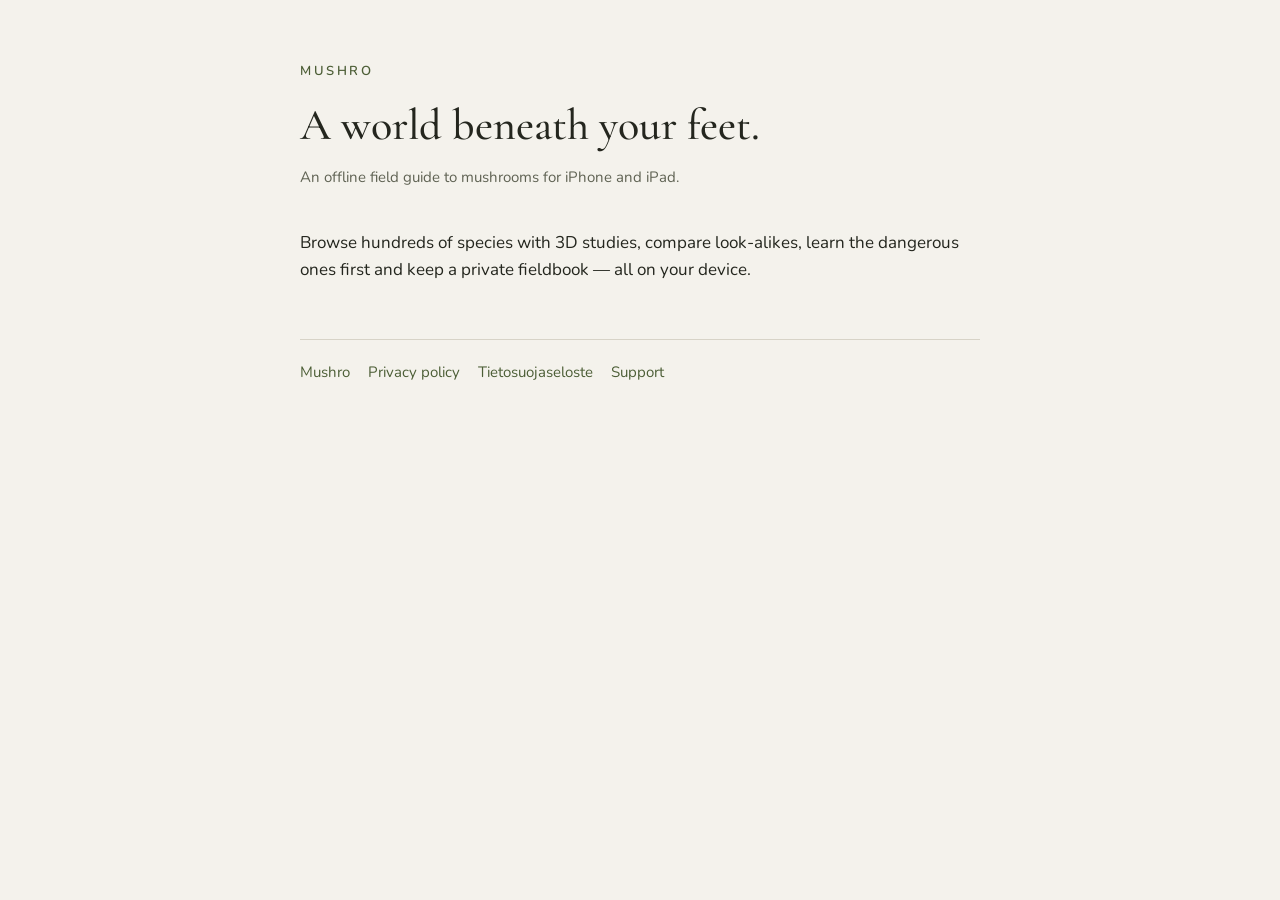
<file: index.html>
<!doctype html>
<html lang="en">
<head>
<meta charset="utf-8">
<meta name="viewport" content="width=device-width, initial-scale=1">
<title>Mushro</title>
<link rel="preconnect" href="https://fonts.googleapis.com">
<link rel="stylesheet" href="https://fonts.googleapis.com/css2?family=Cormorant+Garamond:wght@500;600&family=Nunito:wght@400;600&display=swap">
<link rel="stylesheet" href="style.css">
</head>
<body>
<main>
<header>
<span class="brand">Mushro</span>
<h1>A world beneath your feet.</h1>
<p class="meta">An offline field guide to mushrooms for iPhone and iPad.</p>
</header>
<p>Browse hundreds of species with 3D studies, compare look-alikes, learn the dangerous ones first and keep a private fieldbook — all on your device.</p>
<nav><a href="">Mushro</a><a href="privacy/">Privacy policy</a><a href="privacy/fi/">Tietosuojaseloste</a><a href="support/">Support</a></nav>
</main>
</body>
</html>
</file>
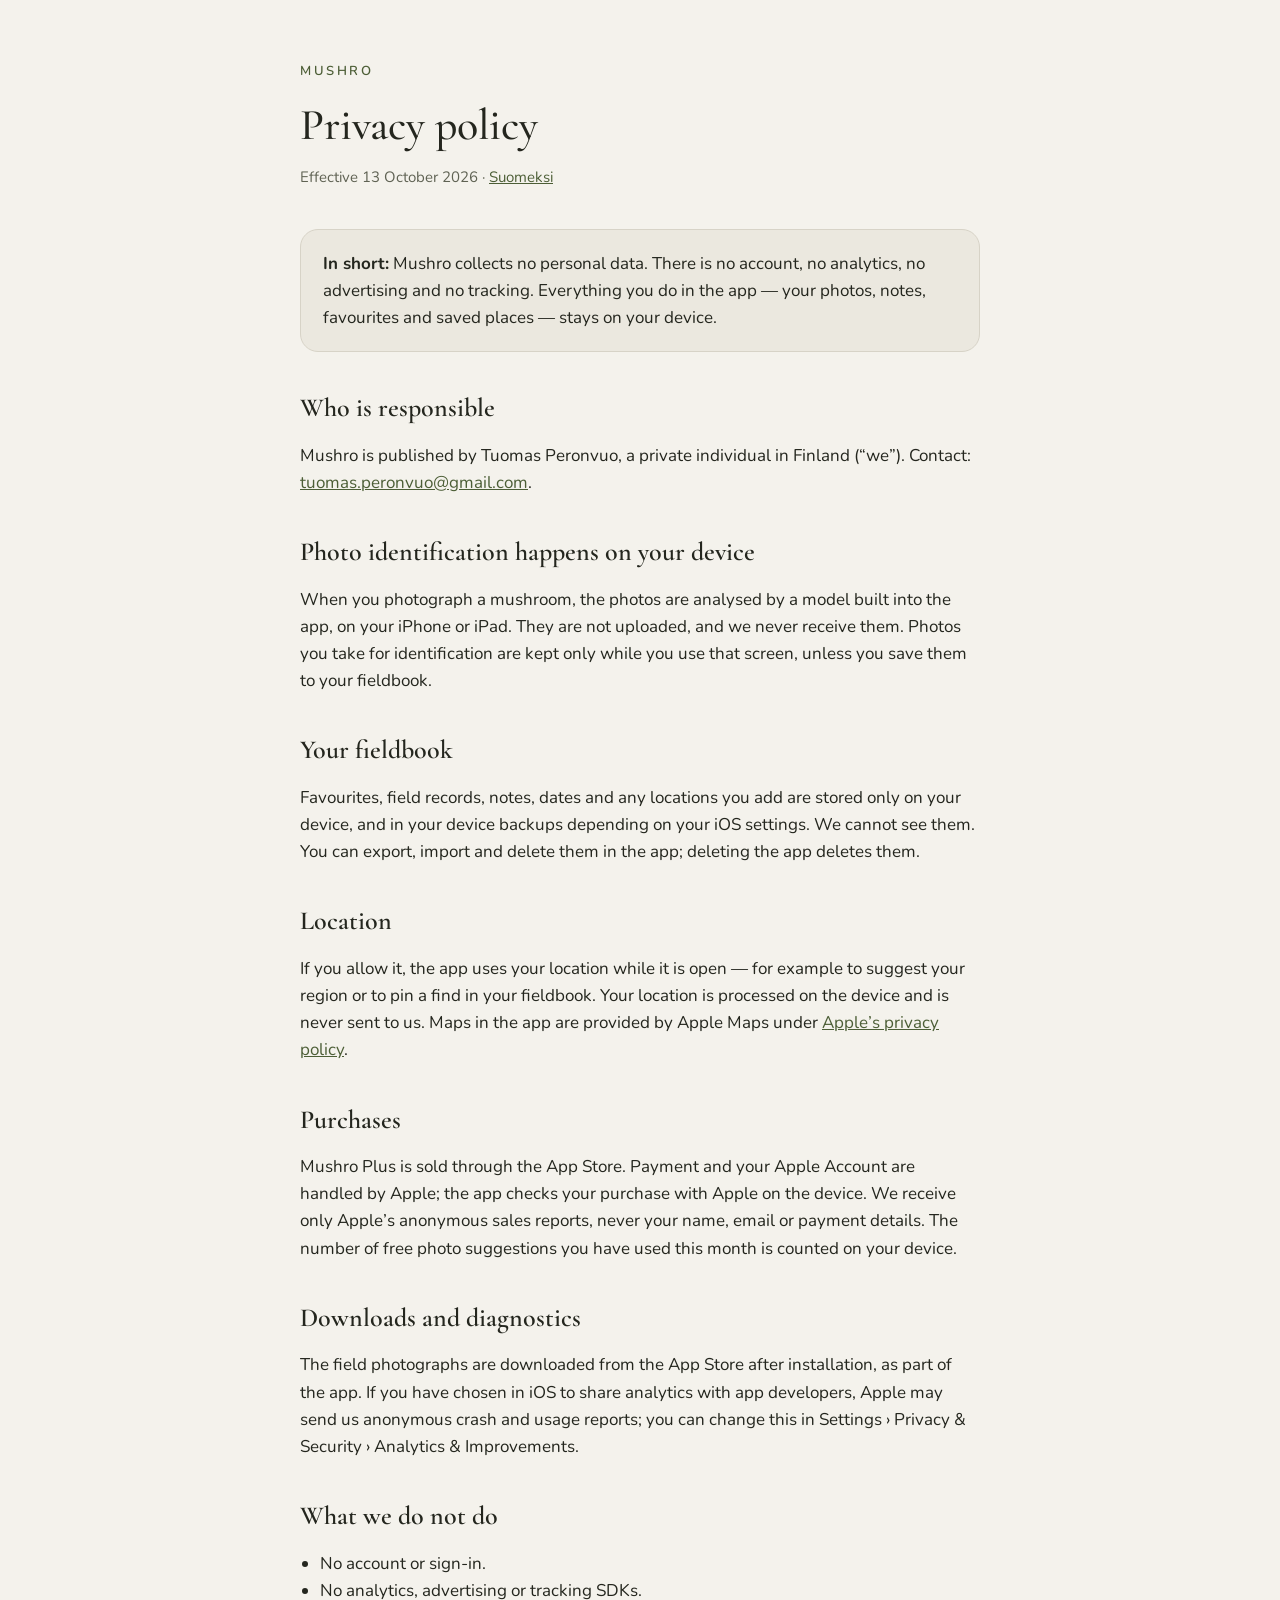
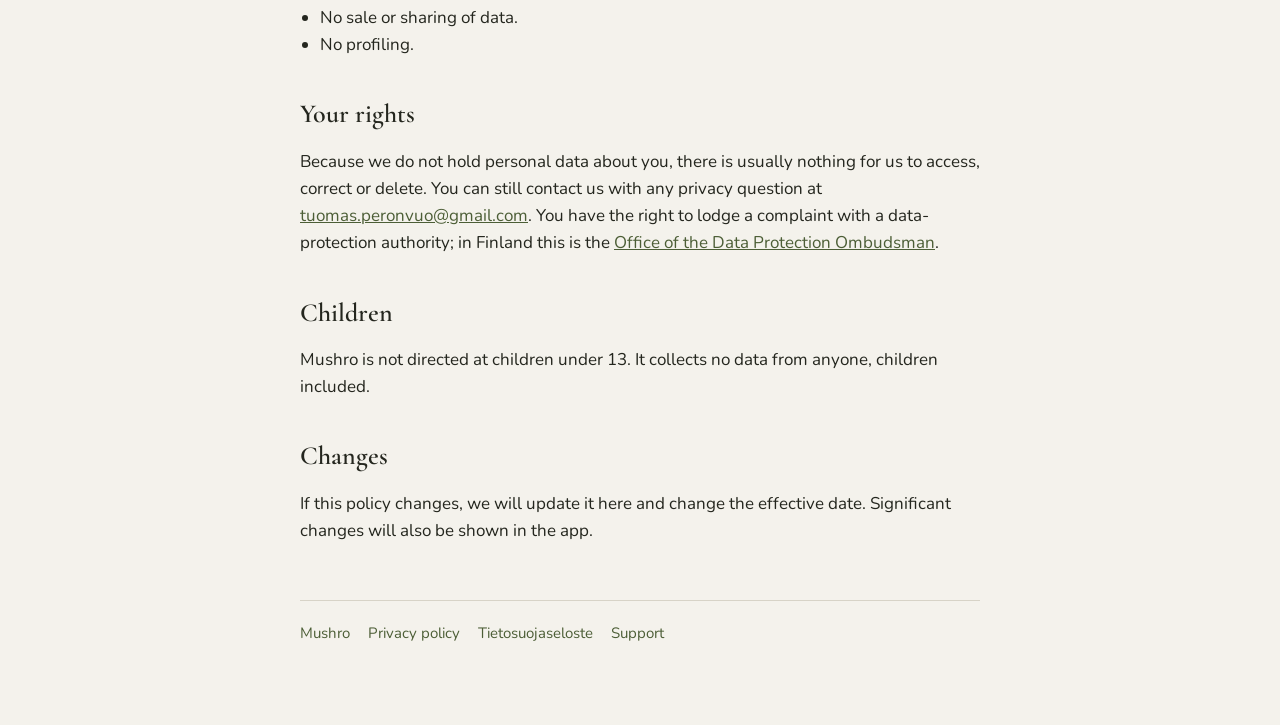
<file: privacy/index.html>
<!doctype html>
<html lang="en">
<head>
<meta charset="utf-8">
<meta name="viewport" content="width=device-width, initial-scale=1">
<title>Privacy policy · Mushro</title>
<link rel="preconnect" href="https://fonts.googleapis.com">
<link rel="stylesheet" href="https://fonts.googleapis.com/css2?family=Cormorant+Garamond:wght@500;600&family=Nunito:wght@400;600&display=swap">
<link rel="stylesheet" href="../style.css">
</head>
<body>
<main>
<header>
<a class="brand" href="../">Mushro</a>
<h1>Privacy policy</h1>
<p class="meta">Effective 13 October 2026 · <a href="fi/">Suomeksi</a></p>
</header>

<div class="summary"><p><strong>In short:</strong> Mushro collects no personal data. There is no account, no analytics, no advertising and no tracking. Everything you do in the app — your photos, notes, favourites and saved places — stays on your device.</p></div>

<h2>Who is responsible</h2>
<p>Mushro is published by Tuomas Peronvuo, a private individual in Finland (“we”). Contact: <a href="mailto:tuomas.peronvuo@gmail.com">tuomas.peronvuo@gmail.com</a>.</p>

<h2>Photo identification happens on your device</h2>
<p>When you photograph a mushroom, the photos are analysed by a model built into the app, on your iPhone or iPad. They are not uploaded, and we never receive them. Photos you take for identification are kept only while you use that screen, unless you save them to your fieldbook.</p>

<h2>Your fieldbook</h2>
<p>Favourites, field records, notes, dates and any locations you add are stored only on your device, and in your device backups depending on your iOS settings. We cannot see them. You can export, import and delete them in the app; deleting the app deletes them.</p>

<h2>Location</h2>
<p>If you allow it, the app uses your location while it is open — for example to suggest your region or to pin a find in your fieldbook. Your location is processed on the device and is never sent to us. Maps in the app are provided by Apple Maps under <a href="https://www.apple.com/legal/privacy/">Apple’s privacy policy</a>.</p>

<h2>Purchases</h2>
<p>Mushro Plus is sold through the App Store. Payment and your Apple Account are handled by Apple; the app checks your purchase with Apple on the device. We receive only Apple’s anonymous sales reports, never your name, email or payment details. The number of free photo suggestions you have used this month is counted on your device.</p>

<h2>Downloads and diagnostics</h2>
<p>The field photographs are downloaded from the App Store after installation, as part of the app. If you have chosen in iOS to share analytics with app developers, Apple may send us anonymous crash and usage reports; you can change this in Settings › Privacy &amp; Security › Analytics &amp; Improvements.</p>

<h2>What we do not do</h2>
<ul><li>No account or sign-in.</li><li>No analytics, advertising or tracking SDKs.</li><li>No sale or sharing of data.</li><li>No profiling.</li></ul>

<h2>Your rights</h2>
<p>Because we do not hold personal data about you, there is usually nothing for us to access, correct or delete. You can still contact us with any privacy question at <a href="mailto:tuomas.peronvuo@gmail.com">tuomas.peronvuo@gmail.com</a>. You have the right to lodge a complaint with a data-protection authority; in Finland this is the <a href="https://tietosuoja.fi/en">Office of the Data Protection Ombudsman</a>.</p>

<h2>Children</h2>
<p>Mushro is not directed at children under 13. It collects no data from anyone, children included.</p>

<h2>Changes</h2>
<p>If this policy changes, we will update it here and change the effective date. Significant changes will also be shown in the app.</p>
<nav><a href="../">Mushro</a><a href="../privacy/">Privacy policy</a><a href="../privacy/fi/">Tietosuojaseloste</a><a href="../support/">Support</a></nav>
</main>
</body>
</html>
</file>
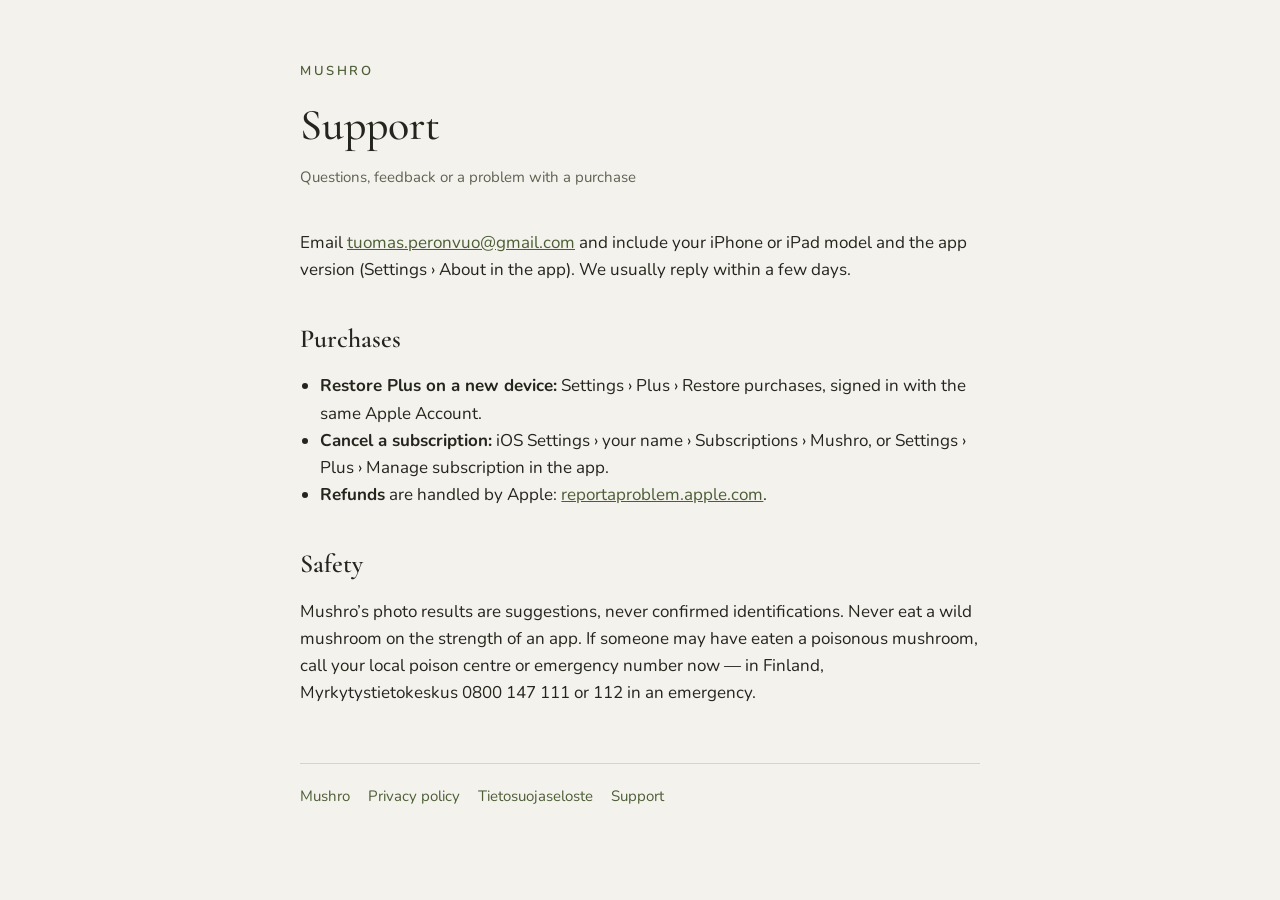
<file: support/index.html>
<!doctype html>
<html lang="en">
<head>
<meta charset="utf-8">
<meta name="viewport" content="width=device-width, initial-scale=1">
<title>Support · Mushro</title>
<link rel="preconnect" href="https://fonts.googleapis.com">
<link rel="stylesheet" href="https://fonts.googleapis.com/css2?family=Cormorant+Garamond:wght@500;600&family=Nunito:wght@400;600&display=swap">
<link rel="stylesheet" href="../style.css">
</head>
<body>
<main>
<header>
<a class="brand" href="../">Mushro</a>
<h1>Support</h1>
<p class="meta">Questions, feedback or a problem with a purchase</p>
</header>
<p>Email <a href="mailto:tuomas.peronvuo@gmail.com">tuomas.peronvuo@gmail.com</a> and include your iPhone or iPad model and the app version (Settings › About in the app). We usually reply within a few days.</p>
<h2>Purchases</h2>
<ul>
<li><strong>Restore Plus on a new device:</strong> Settings › Plus › Restore purchases, signed in with the same Apple Account.</li>
<li><strong>Cancel a subscription:</strong> iOS Settings › your name › Subscriptions › Mushro, or Settings › Plus › Manage subscription in the app.</li>
<li><strong>Refunds</strong> are handled by Apple: <a href="https://reportaproblem.apple.com">reportaproblem.apple.com</a>.</li>
</ul>
<h2>Safety</h2>
<p>Mushro’s photo results are suggestions, never confirmed identifications. Never eat a wild mushroom on the strength of an app. If someone may have eaten a poisonous mushroom, call your local poison centre or emergency number now — in Finland, Myrkytystietokeskus 0800 147 111 or 112 in an emergency.</p>
<nav><a href="../">Mushro</a><a href="../privacy/">Privacy policy</a><a href="../privacy/fi/">Tietosuojaseloste</a><a href="../support/">Support</a></nav>
</main>
</body>
</html>
</file>
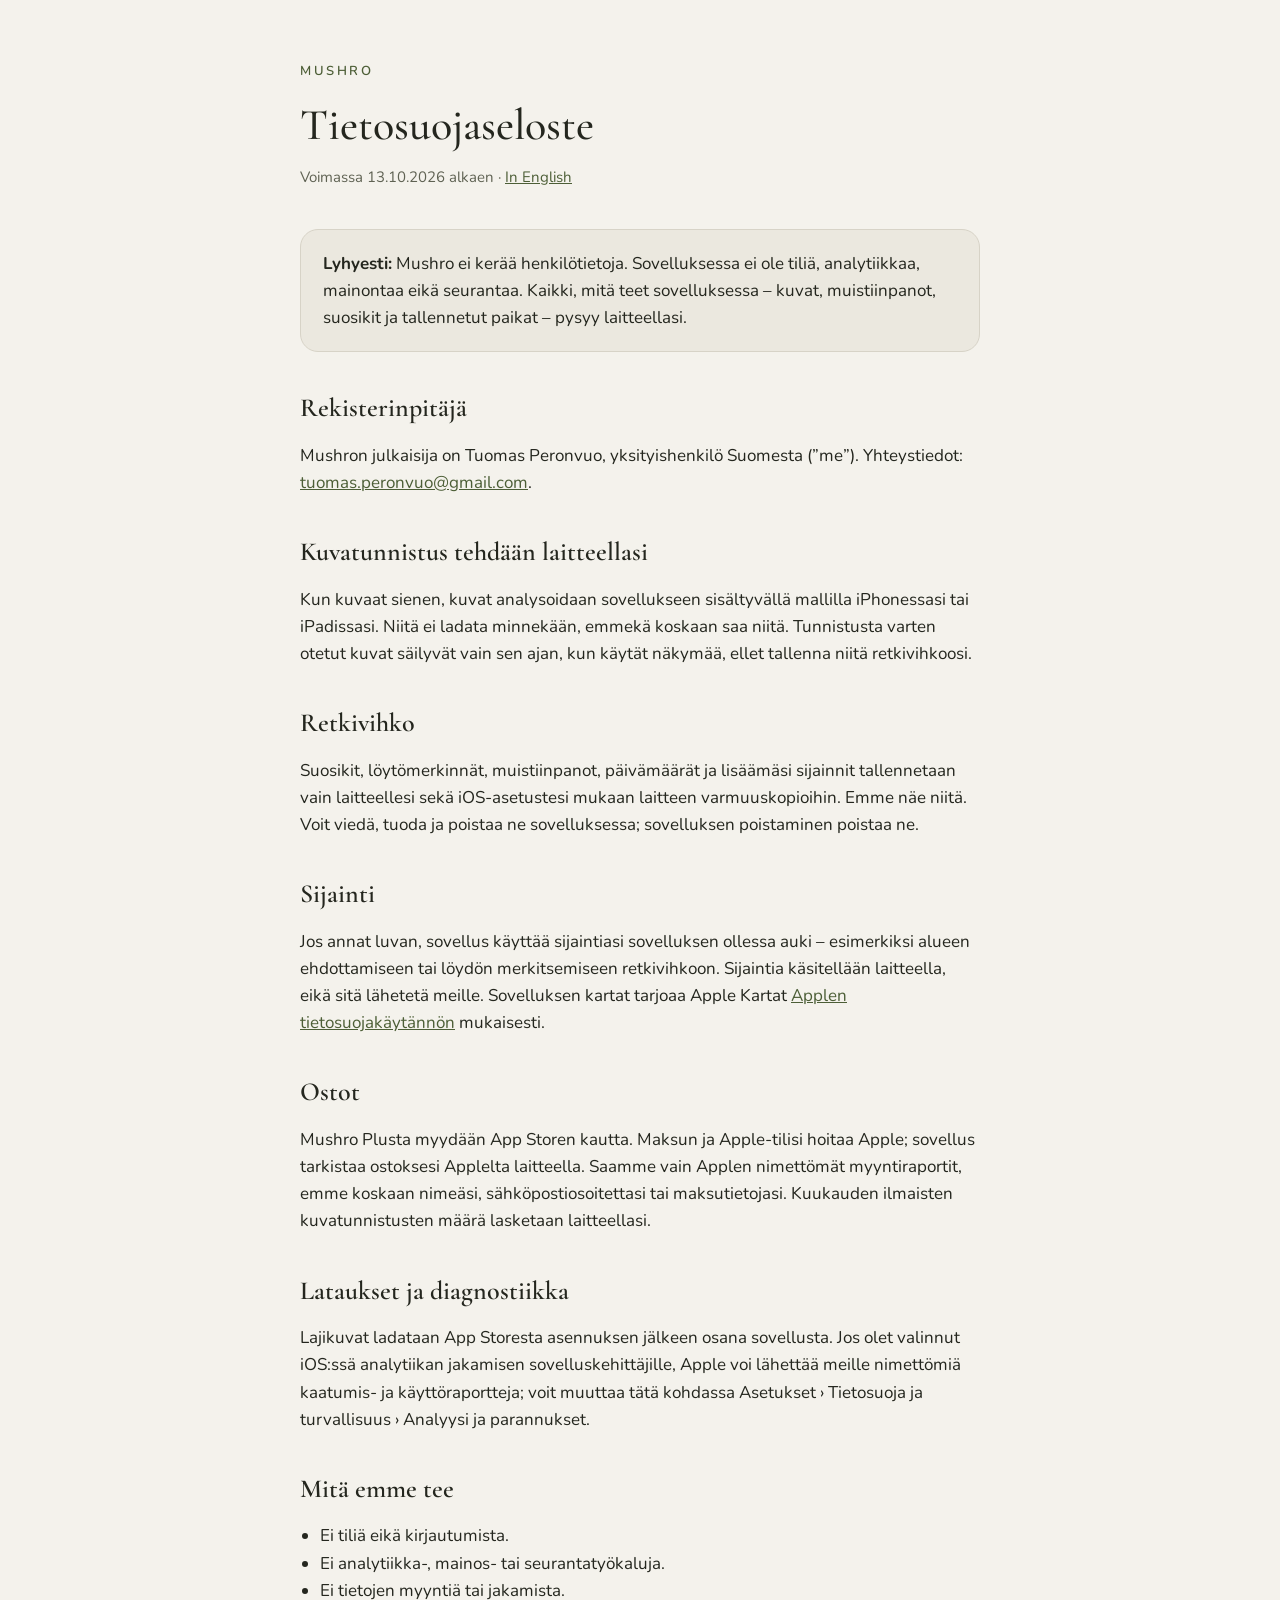
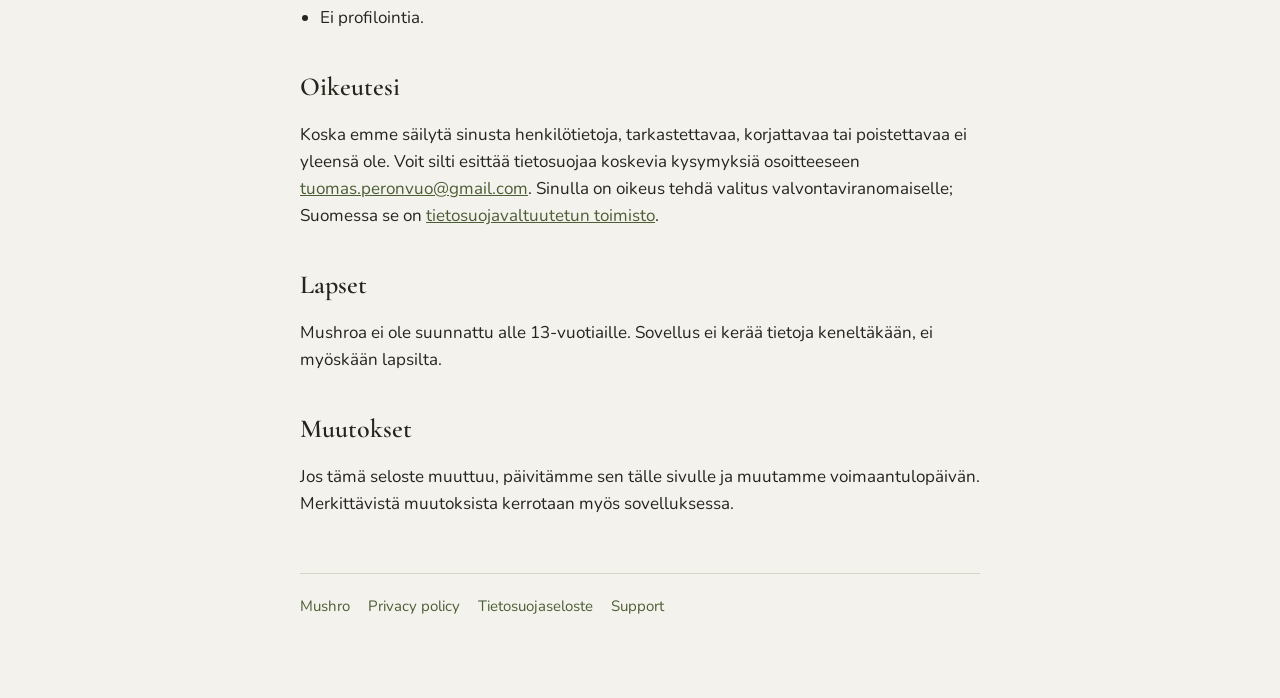
<file: privacy/fi/index.html>
<!doctype html>
<html lang="fi">
<head>
<meta charset="utf-8">
<meta name="viewport" content="width=device-width, initial-scale=1">
<title>Tietosuojaseloste · Mushro</title>
<link rel="preconnect" href="https://fonts.googleapis.com">
<link rel="stylesheet" href="https://fonts.googleapis.com/css2?family=Cormorant+Garamond:wght@500;600&family=Nunito:wght@400;600&display=swap">
<link rel="stylesheet" href="../../style.css">
</head>
<body>
<main>
<header>
<a class="brand" href="../../">Mushro</a>
<h1>Tietosuojaseloste</h1>
<p class="meta">Voimassa 13.10.2026 alkaen · <a href="../">In English</a></p>
</header>

<div class="summary"><p><strong>Lyhyesti:</strong> Mushro ei kerää henkilötietoja. Sovelluksessa ei ole tiliä, analytiikkaa, mainontaa eikä seurantaa. Kaikki, mitä teet sovelluksessa – kuvat, muistiinpanot, suosikit ja tallennetut paikat – pysyy laitteellasi.</p></div>

<h2>Rekisterinpitäjä</h2>
<p>Mushron julkaisija on Tuomas Peronvuo, yksityishenkilö Suomesta (”me”). Yhteystiedot: <a href="mailto:tuomas.peronvuo@gmail.com">tuomas.peronvuo@gmail.com</a>.</p>

<h2>Kuvatunnistus tehdään laitteellasi</h2>
<p>Kun kuvaat sienen, kuvat analysoidaan sovellukseen sisältyvällä mallilla iPhonessasi tai iPadissasi. Niitä ei ladata minnekään, emmekä koskaan saa niitä. Tunnistusta varten otetut kuvat säilyvät vain sen ajan, kun käytät näkymää, ellet tallenna niitä retkivihkoosi.</p>

<h2>Retkivihko</h2>
<p>Suosikit, löytömerkinnät, muistiinpanot, päivämäärät ja lisäämäsi sijainnit tallennetaan vain laitteellesi sekä iOS-asetustesi mukaan laitteen varmuuskopioihin. Emme näe niitä. Voit viedä, tuoda ja poistaa ne sovelluksessa; sovelluksen poistaminen poistaa ne.</p>

<h2>Sijainti</h2>
<p>Jos annat luvan, sovellus käyttää sijaintiasi sovelluksen ollessa auki – esimerkiksi alueen ehdottamiseen tai löydön merkitsemiseen retkivihkoon. Sijaintia käsitellään laitteella, eikä sitä lähetetä meille. Sovelluksen kartat tarjoaa Apple Kartat <a href="https://www.apple.com/fi/legal/privacy/">Applen tietosuojakäytännön</a> mukaisesti.</p>

<h2>Ostot</h2>
<p>Mushro Plusta myydään App Storen kautta. Maksun ja Apple-tilisi hoitaa Apple; sovellus tarkistaa ostoksesi Applelta laitteella. Saamme vain Applen nimettömät myyntiraportit, emme koskaan nimeäsi, sähköpostiosoitettasi tai maksutietojasi. Kuukauden ilmaisten kuvatunnistusten määrä lasketaan laitteellasi.</p>

<h2>Lataukset ja diagnostiikka</h2>
<p>Lajikuvat ladataan App Storesta asennuksen jälkeen osana sovellusta. Jos olet valinnut iOS:ssä analytiikan jakamisen sovelluskehittäjille, Apple voi lähettää meille nimettömiä kaatumis- ja käyttöraportteja; voit muuttaa tätä kohdassa Asetukset › Tietosuoja ja turvallisuus › Analyysi ja parannukset.</p>

<h2>Mitä emme tee</h2>
<ul><li>Ei tiliä eikä kirjautumista.</li><li>Ei analytiikka-, mainos- tai seurantatyökaluja.</li><li>Ei tietojen myyntiä tai jakamista.</li><li>Ei profilointia.</li></ul>

<h2>Oikeutesi</h2>
<p>Koska emme säilytä sinusta henkilötietoja, tarkastettavaa, korjattavaa tai poistettavaa ei yleensä ole. Voit silti esittää tietosuojaa koskevia kysymyksiä osoitteeseen <a href="mailto:tuomas.peronvuo@gmail.com">tuomas.peronvuo@gmail.com</a>. Sinulla on oikeus tehdä valitus valvontaviranomaiselle; Suomessa se on <a href="https://tietosuoja.fi">tietosuojavaltuutetun toimisto</a>.</p>

<h2>Lapset</h2>
<p>Mushroa ei ole suunnattu alle 13-vuotiaille. Sovellus ei kerää tietoja keneltäkään, ei myöskään lapsilta.</p>

<h2>Muutokset</h2>
<p>Jos tämä seloste muuttuu, päivitämme sen tälle sivulle ja muutamme voimaantulopäivän. Merkittävistä muutoksista kerrotaan myös sovelluksessa.</p>
<nav><a href="../../">Mushro</a><a href="../../privacy/">Privacy policy</a><a href="../../privacy/fi/">Tietosuojaseloste</a><a href="../../support/">Support</a></nav>
</main>
</body>
</html>
</file>
<file: style.css>
:root{--bg:#f4f2ec;--surface:#ebe8df;--ink:#24261e;--muted:#5f6253;--accent:#4c5e36;--line:#d7d3c7}
@media (prefers-color-scheme:dark){:root{--bg:#1c1b18;--surface:#26251f;--ink:#ece9df;--muted:#a7a596;--accent:#bac99c;--line:#3a3930}}
*{box-sizing:border-box}
html{-webkit-text-size-adjust:100%}
body{margin:0;background:var(--bg);color:var(--ink);font:17px/1.6 "Nunito",system-ui,-apple-system,sans-serif}
main{max-width:720px;margin:0 auto;padding:56px 20px 80px}
header{margin-bottom:40px}
.brand{font:600 13px/1 "Nunito",sans-serif;letter-spacing:.2em;text-transform:uppercase;color:var(--accent);text-decoration:none}
h1{font:500 44px/1.1 "Cormorant Garamond",Georgia,serif;margin:18px 0 10px}
h2{font:600 26px/1.25 "Cormorant Garamond",Georgia,serif;margin:40px 0 8px}
p,li{color:var(--ink)}
.meta{color:var(--muted);font-size:15px}
.summary{background:var(--surface);border:1px solid var(--line);border-radius:18px;padding:20px 22px;margin:28px 0}
.summary p{margin:0}
a{color:var(--accent)}
ul{padding-left:1.2em}
nav{display:flex;gap:18px;flex-wrap:wrap;margin-top:56px;padding-top:20px;border-top:1px solid var(--line);font-size:15px}
nav a{text-decoration:none}
</file>
